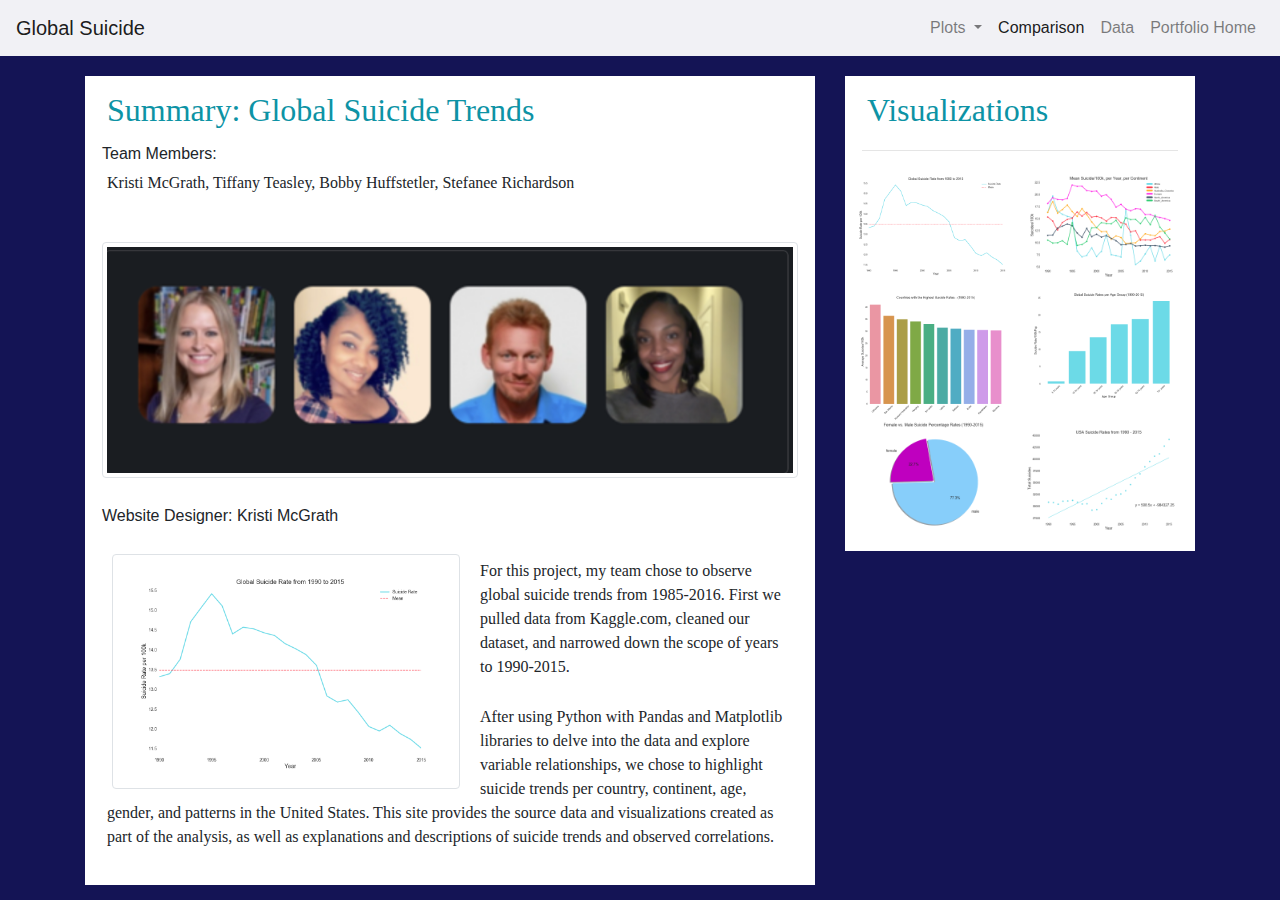
<file: index.html>
<!--DocType-->
<!DOCTYPE html>
<html lang="en-us">

<!--Header with page title-->
<head>
  <meta charset="UTF-8">
  <meta name="viewport" content="width=device-width, initial-scale=1, maximum-scale=1">
  <title>Global Suicide</title>
  <link rel="stylesheet" href="https://stackpath.bootstrapcdn.com/bootstrap/4.3.1/css/bootstrap.min.css"
    integrity="sha384-ggOyR0iXCbMQv3Xipma34MD+dH/1fQ784/j6cY/iJTQUOhcWr7x9JvoRxT2MZw1T" crossorigin="anonymous">
  <link rel="stylesheet" href="WebVisualizations/style.css">
</head>

<!--Interactive NavBar-->
<body>   
    <nav class="navbar navbar-expand-sm navbar-light bg-light">
    <a class="navbar-brand" href="index.html">Global Suicide</a>
    <button class="navbar-toggler" type="button" data-toggle="collapse" data-target="#navbarSupportedContent"
      aria-controls="navbarSupportedContent" aria-expanded="false" aria-label="Toggle navigation">
      <span class="navbar-toggler-icon"></span>
    </button>
    <div class="collapse navbar-collapse" id="navbarSupportedContent">
      <ul class="navbar-nav ml-auto">
        <li class="nav-item dropdown">
          <a class="nav-link dropdown-toggle" href="#" id="navbarDropdown" role="button" data-toggle="dropdown"
            aria-haspopup="true" aria-expanded="false"> Plots
          </a>
          <div class="dropdown-menu" aria-labelledby="navbarDropdown"> <!--Drop-down-->
            <a class="dropdown-item" href="WebVisualizations/Overall.html">Overall Global Trends</a>
            <a class="dropdown-item" href="WebVisualizations/perCont.html">Per Continent</a>
            <a class="dropdown-item" href="WebVisualizations/highCount.html">Countries With Highest Rates</a>
            <a class="dropdown-item" href="WebVisualizations/age.html">Per Age Group</a>
            <a class="dropdown-item" href="WebVisualizations/gender.html">Per Gender</a>
            <a class="dropdown-item" href="WebVisualizations/usa.html">U.S. Rates</a>
          </div>
        </li>
        <li class="nav-item active">
          <a class="nav-link" href="WebVisualizations/comparisons.html">Comparison <span
              class="sr-only">(current)</span></a>
        </li>
        <li class="nav-item">
          <a class="nav-link" href="WebVisualizations/CountryStats.html">Data</a>
        </li>
        <li class="nav-item">
          <a class="nav-link" href="https://mathluva.github.io">Portfolio Home</a>
        </li>
    </div>
  </nav>

  <!--Container-->
  <div class="container">
    <div class='row'>

      <!-- Summary: Global Suicide -->
      <div class="col-md-8"> <!--col-md-8 to fit in column with visualizations-->
        <div class="col-md-12 box">
          <h2 class="center">Summary: Global Suicide Trends</h2>
          <h7 class="center">Team Members:  
            <p>Kristi McGrath, Tiffany Teasley,  Bobby Huffstetler, Stefanee Richardson</p></p>
            <img class="img-thumbnail"  src ="WebVisualizations/visualizations/Screen Shot 2020-10-29 at 3.34.50 PM.png">
          </p>Website Designer: Kristi McGrath</p>
          <div class="thumbnail">
            <a href = "WebVisualizations/Overall.html"><img class="img-thumbnail img-fluid pad" src="WebVisualizations/visualizations/1990to2015LineChart.png"
              width="50%" alt="Responsive image" ALIGN='left'>
            </a>
          </div>
          <!--Summary-->
          <p>For this project, my team chose to observe global suicide trends from 1985-2016. First we pulled data from
            Kaggle.com, cleaned our dataset, and narrowed down the scope of years to 1990-2015.
          </p>
          <p>After using Python with Pandas and Matplotlib libraries to delve into the data and explore variable
            relationships, we chose to highlight suicide trends per country, continent, age, gender, and patterns in the
            United States. This site provides the source data and visualizations created as part of the analysis, as well
            as explanations and descriptions of suicide trends and observed correlations.
          </p>
          
        </div>
      </div>

      <!--Visualizations-->
      <div class='col-md-4'> <!--col-md-4 to fit in column with summary-->
        <div class="col-md-12 box">
          <h2>Visualizations</h2>
          <hr>
          <div class="row">
            <div class='col-4 col-md-6 nobor'> <!--col-md-6 to fit next to another image; col-4 for when screen shrinks-->
              <a href="WebVisualizations/Overall.html"> <img
                  src='WebVisualizations/visualizations/1990to2015LineChart.png' class="img-fluid" width="100%"
                  alt="Responsive image">
              </a>
            </div>
            <div class='col-4 col-md-6 nobor'>
              <a href="WebVisualizations/perCont.html"><img
                  src='WebVisualizations/visualizations/1990to2015Continents.png' class="img-fluid" width="100%"
                  alt="Responsive image">
              </a>
            </div>
            <div class='col-4 col-md-6 nobor'>
              <a href="WebVisualizations/highCount.html"> <img
                  src='WebVisualizations/visualizations/BarGraphCountHighSuicideRate.png' class="img-fluid" width="100%"
                  alt="Responsive image">
              </a>
            </div>
            <div class='col-4 col-md-6 nobor'>
              <a href="WebVisualizations/age.html"><img
                  src='WebVisualizations/visualizations/BarGraphAgeSuicideRates.png' class="img-fluid" width="100%"
                  alt="Responsive image">
              </a>
            </div>
            <div class='col-4 col-md-6 nobor'>
              <a href="WebVisualizations/gender.html"><img
                  src='WebVisualizations/visualizations/PieGenderSuicideRates.png' class="img-fluid" width="100%"
                  alt="Responsive image">
              </a>
            </div>
            <div class='col-4 col-md-6 nobor pad3'>
              <a href="WebVisualizations/usa.html"><img src='WebVisualizations/visualizations/USARegressionGraph.png'
                  class="img-fluid" width="100%" alt="Responsive image">
              </a>
            </div>
          </div>
        </div>
      </div>
    </div>
  </div>

  <!--Bootstrap necessities-->
  <script src="https://code.jquery.com/jquery-3.3.1.slim.min.js"
    integrity="sha384-q8i/X+965DzO0rT7abK41JStQIAqVgRVzpbzo5smXKp4YfRvH+8abtTE1Pi6jizo"
    crossorigin="anonymous"></script>
  <script src="https://cdnjs.cloudflare.com/ajax/libs/popper.js/1.14.7/umd/popper.min.js"
    integrity="sha384-UO2eT0CpHqdSJQ6hJty5KVphtPhzWj9WO1clHTMGa3JDZwrnQq4sF86dIHNDz0W1"
    crossorigin="anonymous"></script>
  <script src="https://stackpath.bootstrapcdn.com/bootstrap/4.3.1/js/bootstrap.min.js"
    integrity="sha384-JjSmVgyd0p3pXB1rRibZUAYoIIy6OrQ6VrjIEaFf/nJGzIxFDsf4x0xIM+B07jRM"
    crossorigin="anonymous"></script>
</body>
</html>
</file>
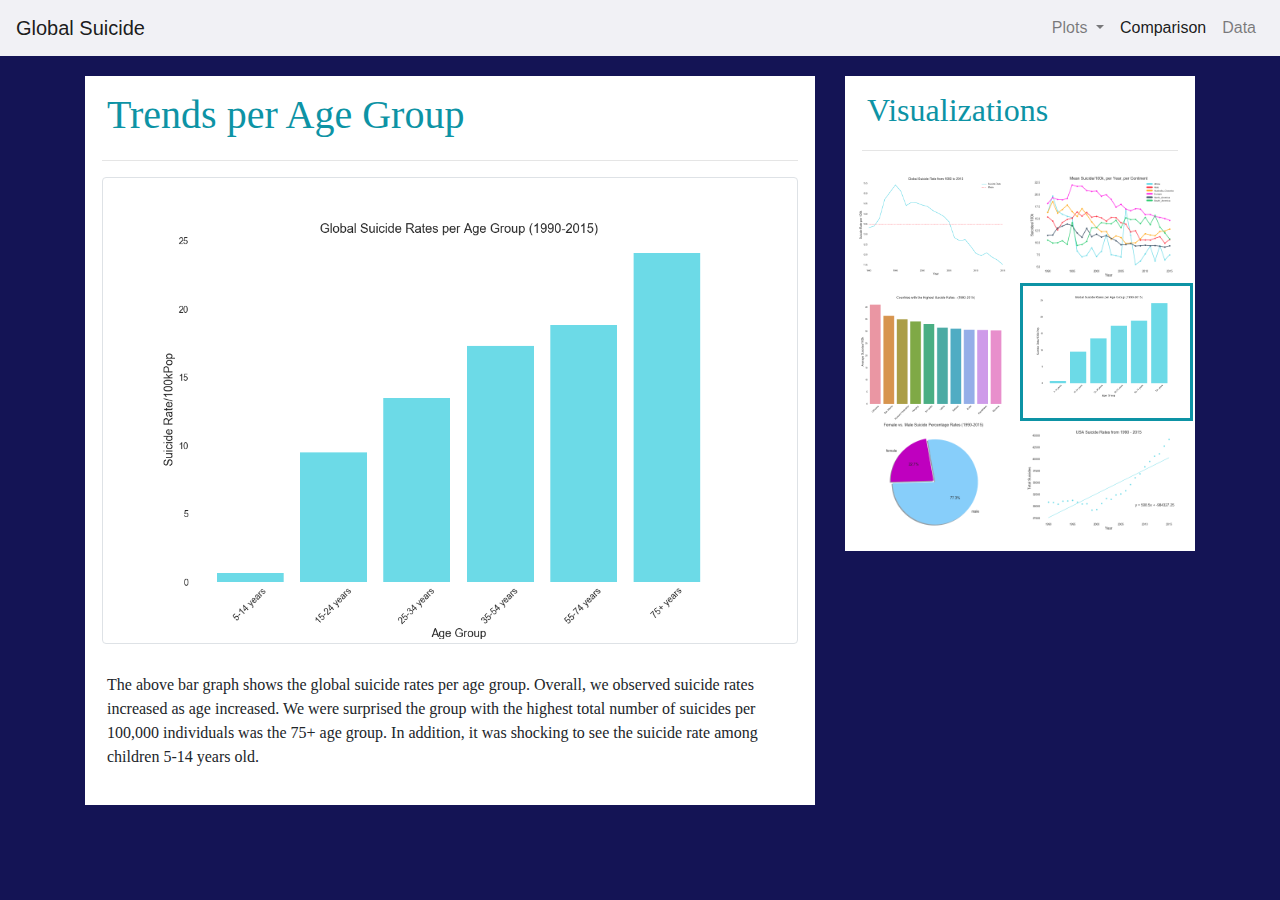
<file: WebVisualizations/age.html>
<!--DocType-->
<!DOCTYPE html>
<html lang="en-us">

<!--Header with page title-->
<head>
  <meta charset="UTF-8">
  <meta name="viewport" content="width=device-width, initial-scale=1, maximum-scale=1">
  <title>Global Suicide - Per Age Group</title>
  <link rel="stylesheet" href="https://stackpath.bootstrapcdn.com/bootstrap/4.3.1/css/bootstrap.min.css"
    integrity="sha384-ggOyR0iXCbMQv3Xipma34MD+dH/1fQ784/j6cY/iJTQUOhcWr7x9JvoRxT2MZw1T" crossorigin="anonymous">
  <link rel="stylesheet" href="style.css">
</head>

<!--Interactive NavBar-->
<body>
  <nav class="navbar navbar-expand-sm navbar-light bg-light">
    <a class="navbar-brand" href="../index.html">Global Suicide</a>
    <button class="navbar-toggler" type="button" data-toggle="collapse" data-target="#navbarSupportedContent"
      aria-controls="navbarSupportedContent" aria-expanded="false" aria-label="Toggle navigation">
      <span class="navbar-toggler-icon"></span>
    </button>
    <div class="collapse navbar-collapse" id="navbarSupportedContent">
      <ul class="navbar-nav ml-auto">
        <li class="nav-item dropdown">
          <a class="nav-link dropdown-toggle" href="#" id="navbarDropdown" role="button" data-toggle="dropdown"
            aria-haspopup="true" aria-expanded="false"> Plots
          </a>
          <div class="dropdown-menu" aria-labelledby="navbarDropdown"> <!--Drop-down-->
            <a class="dropdown-item" href="Overall.html">Overall Global Trends</a>
            <a class="dropdown-item" href="perCont.html">Per Continent</a>
            <a class="dropdown-item" href="highCount.html">Countries With Highest Rates</a>
            <a class="dropdown-item" href="age.html">Per Age Group</a>
            <a class="dropdown-item" href="gender.html">Per Gender</a>
            <a class="dropdown-item" href="usa.html">U.S. Rates</a>
          </div>
        </li>
        <li class="nav-item active">
          <a class="nav-link" href="comparisons.html">Comparison <span class="sr-only">(current)</span></a>
        </li>
        <li class="nav-item">
          <a class="nav-link" href="CountryStats.html">Data</a>
        </li>
    </div>
  </nav>

  <!--Container-->
  <div class="container">
    <div class='row'>

      <!--Summary: Trends Per Age Group-->
      <div class="col-md-8">
        <!--col-md-8 to fit in column with visualizations-->
        <div class="col-md-12 box">
          <h1>Trends per Age Group</h1>
          <hr>
          <div class="thumbnail">
            <img class="img-thumbnail" src="visualizations/BarGraphAgeSuicideRates.png" width="100%" class="img-fluid"
              alt="Responsive image">
          </div>
          <br>
          <!--Summary-->
          <p>The above bar graph shows the global suicide rates per age group. Overall, we observed suicide rates
            increased as age increased. We were surprised the group with the highest total number of suicides per
            100,000 individuals was the 75+ age group. In addition, it was shocking to see the suicide rate among
            children 5-14 years old.</p>
        </div>
      </div>

      <!--Visualizations-->
      <div class='col-md-4'>
        <!--col-md-4 to fit in column with summary-->
        <div class="col-md-12 box">
          <h2>Visualizations</h2>
          <hr>
          <div class="row">
            <div class='col-4 col-md-6 nobor'>
              <!--col-md-6 to fit next to another image; col-4 for when screen shrinks-->
              <a href="Overall.html"> <img src='visualizations/1990to2015LineChart.png' class="img-fluid" width="100%"
                  alt="Responsive image">
              </a>
            </div>
            <div class='col-4 col-md-6 nobor'>
              <a href="perCont.html"><img src='visualizations/1990to2015Continents.png' class="img-fluid" width="100%"
                  alt="Responsive image">
              </a>
            </div>
            <div class='col-4 col-md-6 nobor'>
              <a href="highCount.html"> <img src='visualizations/BarGraphCountHighSuicideRate.png' class="img-fluid"
                  width="100%" alt="Responsive image">
              </a>
            </div>
            <div class='col-4 col-md-6 tbor'>
              <a href="age.html"><img src='visualizations/BarGraphAgeSuicideRates.png' class="img-fluid" width="100%"
                  alt="Responsive image">
              </a>
            </div>
            <div class='col-4 col-md-6 nobor'>
              <a href="gender.html"><img src='visualizations/PieGenderSuicideRates.png' class="img-fluid" width="100%"
                  alt="Responsive image">
              </a>
            </div>
            <div class='col-4 col-md-6 nobor pad3'>
              <a href="usa.html"><img src='visualizations/USARegressionGraph.png' class="img-fluid" width="100%"
                  alt="Responsive image">
              </a>
            </div>
          </div>
        </div>
      </div>
    </div>
  </div>



  <!--Bootstrap necessities-->
  <script src="https://code.jquery.com/jquery-3.3.1.slim.min.js"
    integrity="sha384-q8i/X+965DzO0rT7abK41JStQIAqVgRVzpbzo5smXKp4YfRvH+8abtTE1Pi6jizo"
    crossorigin="anonymous"></script>
  <script src="https://cdnjs.cloudflare.com/ajax/libs/popper.js/1.14.7/umd/popper.min.js"
    integrity="sha384-UO2eT0CpHqdSJQ6hJty5KVphtPhzWj9WO1clHTMGa3JDZwrnQq4sF86dIHNDz0W1"
    crossorigin="anonymous"></script>
  <script src="https://stackpath.bootstrapcdn.com/bootstrap/4.3.1/js/bootstrap.min.js"
    integrity="sha384-JjSmVgyd0p3pXB1rRibZUAYoIIy6OrQ6VrjIEaFf/nJGzIxFDsf4x0xIM+B07jRM"
    crossorigin="anonymous"></script>
</body>

</html>
</file>
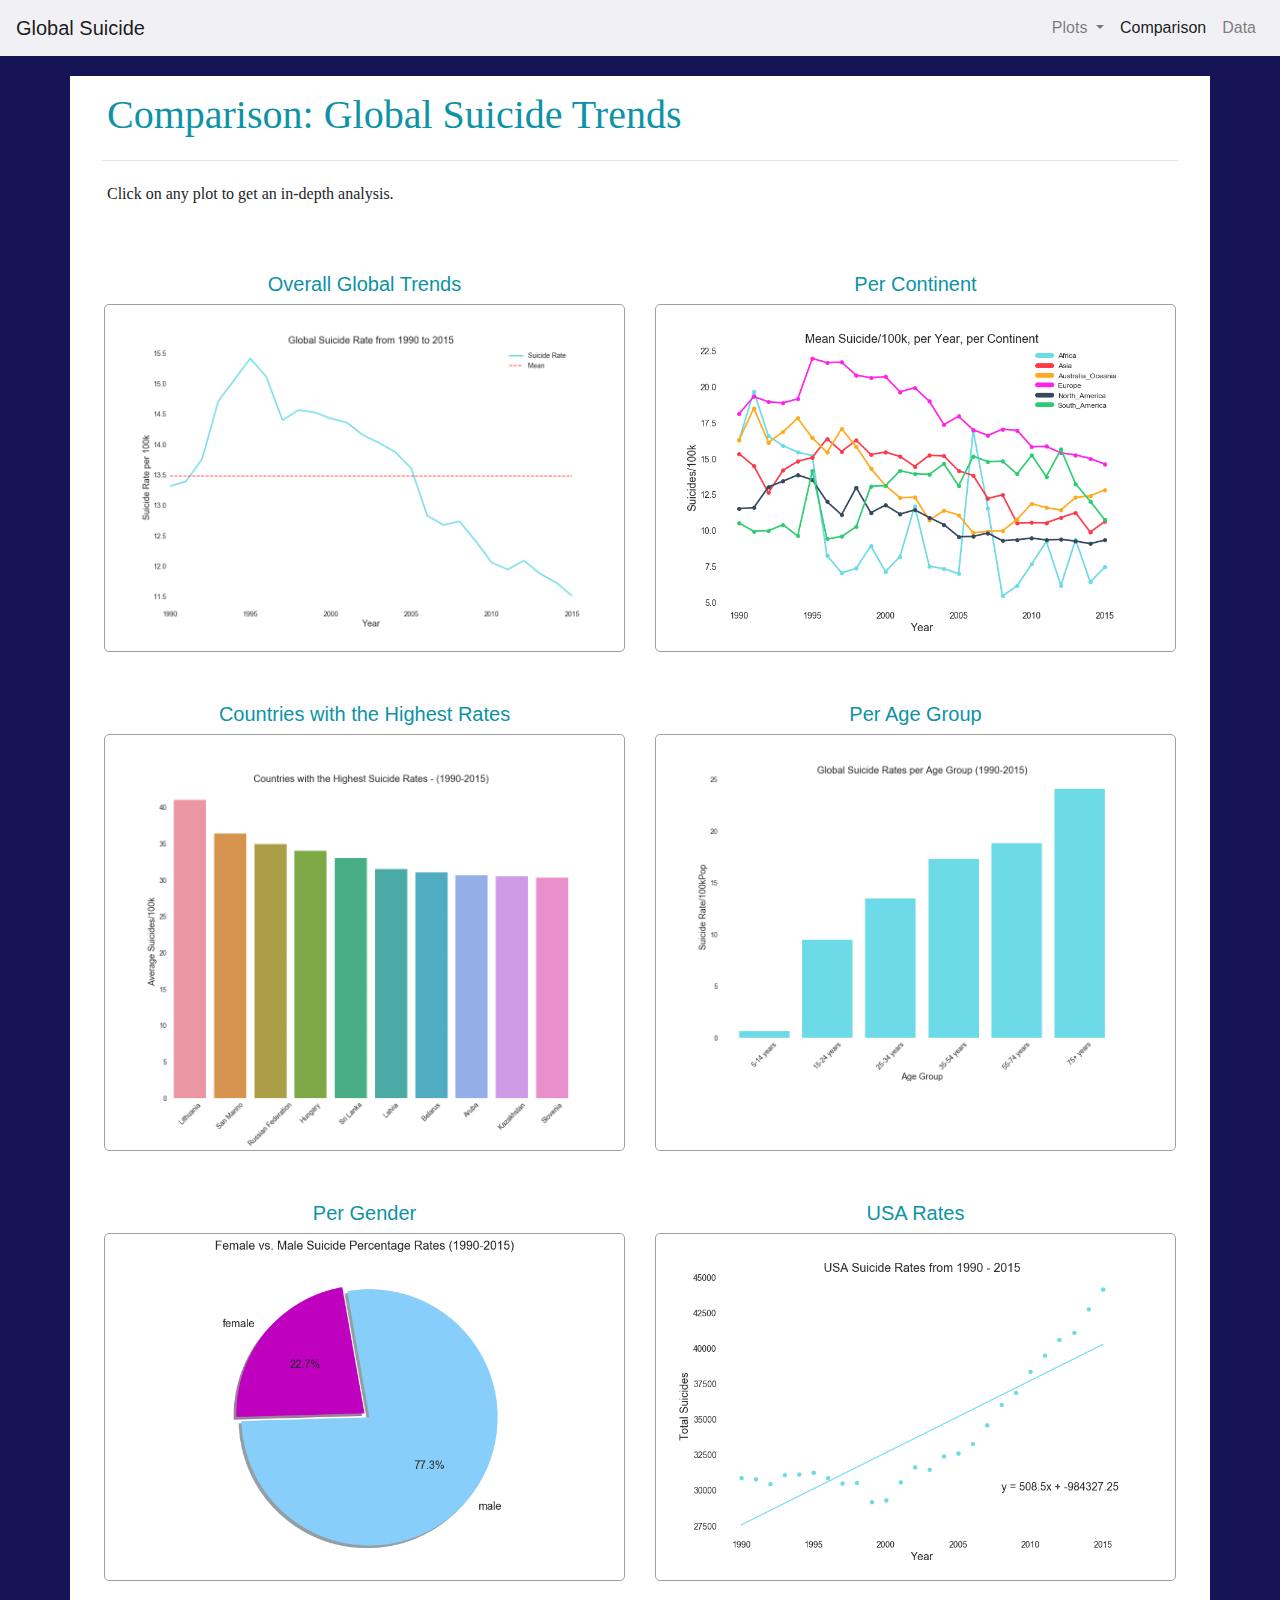
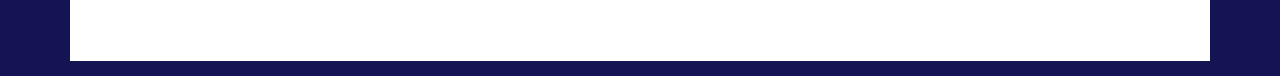
<file: WebVisualizations/comparisons.html>
<!--DocType-->
<!DOCTYPE html>
<html lang="en-us">

<!--Header with page title-->
<head>
  <meta charset="UTF-8">
  <meta name="viewport" content="width=device-width, initial-scale=1, maximum-scale=1">
  <title>Global Suicide - Comparison</title>
  <link rel="stylesheet" href="https://stackpath.bootstrapcdn.com/bootstrap/4.3.1/css/bootstrap.min.css" integrity="sha384-ggOyR0iXCbMQv3Xipma34MD+dH/1fQ784/j6cY/iJTQUOhcWr7x9JvoRxT2MZw1T" crossorigin="anonymous">
  <link rel="stylesheet" href="style.css">
</head>

<!--Interactive NavBar-->
<body>  
  <nav class="navbar navbar-expand-sm navbar-light bg-light">
    <a class="navbar-brand" href="../index.html">Global Suicide</a>
    <button class="navbar-toggler" type="button" data-toggle="collapse" data-target="#navbarSupportedContent" aria-controls="navbarSupportedContent" aria-expanded="false" aria-label="Toggle navigation">
      <span class="navbar-toggler-icon"></span>
    </button>
    <div class="collapse navbar-collapse" id="navbarSupportedContent">
      <ul class="navbar-nav ml-auto">
        <li class="nav-item dropdown">
          <a class="nav-link dropdown-toggle" href="#" id="navbarDropdown" role="button" data-toggle="dropdown" aria-haspopup="true" aria-expanded="false">
            Plots
          </a>
          <div class="dropdown-menu" aria-labelledby="navbarDropdown">
            <a class="dropdown-item" href="Overall.html">Overall Global Trends</a>
            <a class="dropdown-item" href="perCont.html">Per Continent</a>
            <a class="dropdown-item" href="highCount.html">Countries With Highest Rates</a>
            <a class="dropdown-item" href="age.html">Per Age Group</a>
            <a class="dropdown-item" href="gender.html">Per Gender</a>
            <a class="dropdown-item" href="usa.html">U.S. Rates</a>
          </div>
        </li>
        <li class="nav-item active">
          <a class="nav-link" href="comparisons.html">Comparison <span class="sr-only">(current)</span></a>
        </li>
        <li class="nav-item">
          <a class="nav-link" href="CountryStats.html">Data</a>
        </li>
      </div>
    </nav>

    <!--Container-->
    <div class="container ">
      <div class = 'row box'>

      <!--Description-->
        <div class="col-md-12">
          <h1>Comparison: Global Suicide Trends </h1>
          <hr>
          <p>Click on any plot to get an in-depth analysis.</p>
        </div>
      
      <div class='col-md-12'>
        <div class = 'row box'>     
          <div class="row">
          
          <!--Graph titles and images-->
          <div class = 'col-12 col-md-6 pad2'>
            <h5>Overall Global Trends</h5>
            <a href = "Overall.html" > <img src= 'visualizations/1990to2015LineChart.png' class="img-fluid compbor" width="100%" alt="Responsive image">
            </a>
          </div>
          <div class = 'col-12 col-md-6 pad2'>
            <h5>Per Continent</h5>
            <a href = "perCont.html" ><img src= 'visualizations/1990to2015Continents.png' class="img-fluid compbor" width="100%" alt="Responsive image">
            </a>
          </div>
          <div class = 'col-12 col-md-6 pad2'>
            <h5>Countries with the Highest Rates</h5>
            <a href = "highCount.html" > <img src= 'visualizations/BarGraphCountHighSuicideRate.png' class="img-fluid compbor" width="100%" alt="Responsive image">
            </a>
          </div>
          <div class = 'col-12 col-md-6 pad2'>
            <h5>Per Age Group</h5>
            <a href = "age.html"  ><img src= 'visualizations/BarGraphAgeSuicideRates.png' class="img-fluid pad4" width="100%" alt="Responsive image"> 
            </a>
          </div>
          <div class = 'col-12 col-md-6 pad2'>
            <h5>Per Gender</h5>
            <a href = "gender.html" ><img src= 'visualizations/PieGenderSuicideRates.png' class="img-fluid compbor" width="100%" alt="Responsive image"> 
            </a>
          </div>
          <div class = 'col-12 col-md-6 pad2'>
            <h5>USA Rates</h5>
            <a href = "usa.html" ><img src= 'visualizations/USARegressionGraph.png' class="img-fluid compbor" width="100%" alt="Responsive image"> 
            </a>
          </div>
        </div>
      </div>
    </div>
  </div>
</div>

  <!--Bootstrap necessities-->
  <script src="https://code.jquery.com/jquery-3.3.1.slim.min.js" integrity="sha384-q8i/X+965DzO0rT7abK41JStQIAqVgRVzpbzo5smXKp4YfRvH+8abtTE1Pi6jizo" crossorigin="anonymous"></script>
  <script src="https://cdnjs.cloudflare.com/ajax/libs/popper.js/1.14.7/umd/popper.min.js" integrity="sha384-UO2eT0CpHqdSJQ6hJty5KVphtPhzWj9WO1clHTMGa3JDZwrnQq4sF86dIHNDz0W1" crossorigin="anonymous"></script>
  <script src="https://stackpath.bootstrapcdn.com/bootstrap/4.3.1/js/bootstrap.min.js" integrity="sha384-JjSmVgyd0p3pXB1rRibZUAYoIIy6OrQ6VrjIEaFf/nJGzIxFDsf4x0xIM+B07jRM" crossorigin="anonymous"></script>
</body>

</html>
</file>
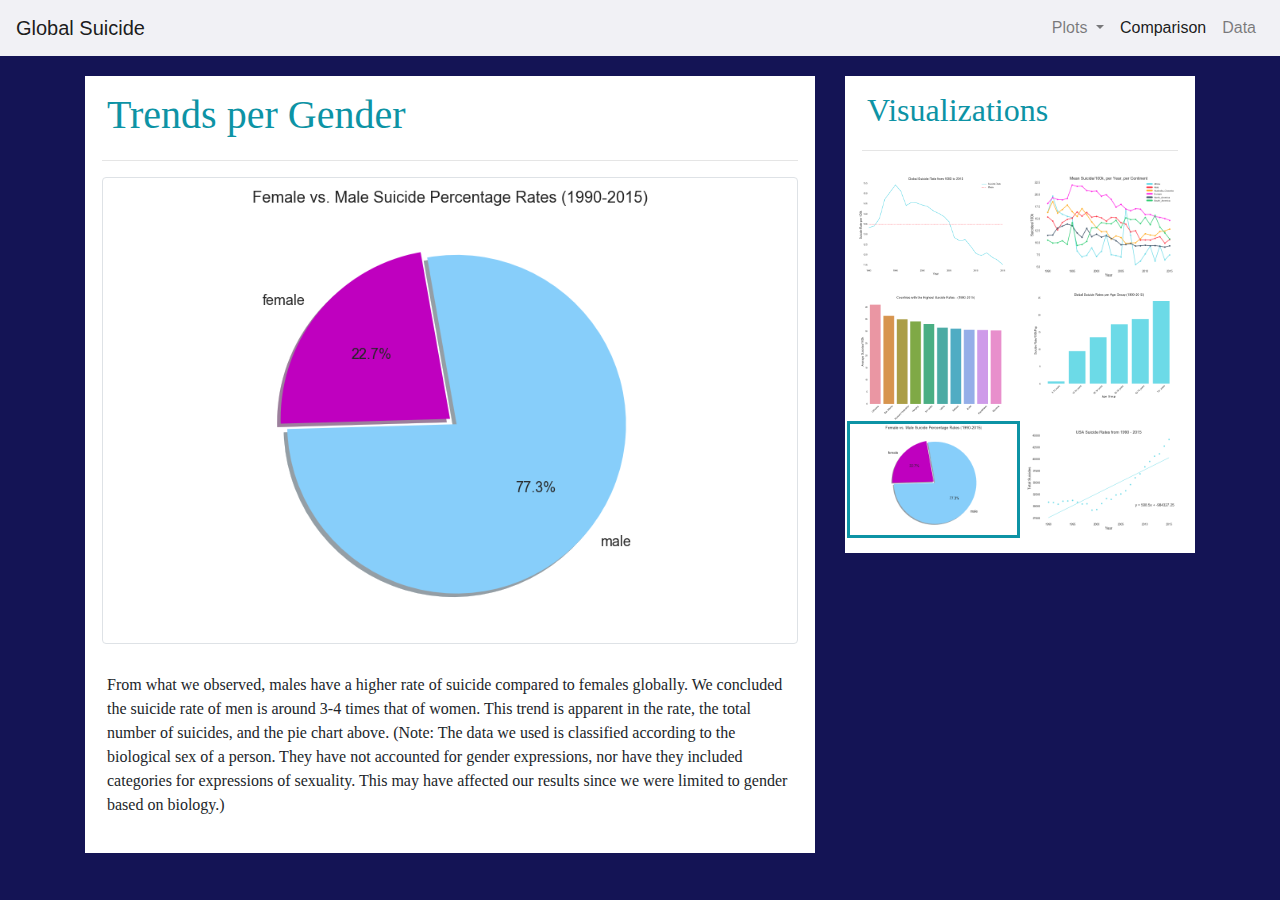
<file: WebVisualizations/gender.html>
<!--DocType-->
<!DOCTYPE html>
<html lang="en-us">

<!--Header with page title-->
<head>
  <meta charset="UTF-8">
  <meta name="viewport" content="width=device-width, initial-scale=1, maximum-scale=1">
  <title>Global Suicide - Per Gender</title>
  <link rel="stylesheet" href="https://stackpath.bootstrapcdn.com/bootstrap/4.3.1/css/bootstrap.min.css"
    integrity="sha384-ggOyR0iXCbMQv3Xipma34MD+dH/1fQ784/j6cY/iJTQUOhcWr7x9JvoRxT2MZw1T" crossorigin="anonymous">
  <link rel="stylesheet" href="style.css">
</head>

<!--Interactive NavBar-->
<body>
  <nav class="navbar navbar-expand-sm navbar-light bg-light">
    <a class="navbar-brand" href="../index.html">Global Suicide</a>
    <button class="navbar-toggler" type="button" data-toggle="collapse" data-target="#navbarSupportedContent"
      aria-controls="navbarSupportedContent" aria-expanded="false" aria-label="Toggle navigation">
      <span class="navbar-toggler-icon"></span>
    </button>
    <div class="collapse navbar-collapse" id="navbarSupportedContent">
      <ul class="navbar-nav ml-auto">
        <li class="nav-item dropdown">
          <a class="nav-link dropdown-toggle" href="#" id="navbarDropdown" role="button" data-toggle="dropdown"
            aria-haspopup="true" aria-expanded="false">Plots
          </a>
          <div class="dropdown-menu" aria-labelledby="navbarDropdown"><!--Drop-down-->
            <a class="dropdown-item" href="Overall.html">Overall Global Trends</a>
            <a class="dropdown-item" href="perCont.html">Per Continent</a>
            <a class="dropdown-item" href="highCount.html">Countries With Highest Rates</a>
            <a class="dropdown-item" href="age.html">Per Age Group</a>
            <a class="dropdown-item" href="gender.html">Per Gender</a>
            <a class="dropdown-item" href="usa.html">U.S. Rates</a>
          </div>
        </li>
        <li class="nav-item active">
          <a class="nav-link" href="comparisons.html">Comparison <span class="sr-only">(current)</span></a>
        </li>
        <li class="nav-item">
          <a class="nav-link" href="CountryStats.html">Data</a>
        </li>
    </div>
  </nav>

  <!--Container-->
  <div class="container">
    <div class='row'>

      <!--Summary Trends by Gender-->
      <div class="col-md-8"> <!--col-md-8 to fit in column with visualization-->
        <div class="col-md-12 box">
          <h1>Trends per Gender</h1>
          <hr>
          <div class="thumbnail">
            <img class="img-thumbnail" src="visualizations/PieGenderSuicideRates.png" width="100%" class="img-fluid"
              alt="Responsive image">
          </div>
          <br>
          <!--Summary-->
          <p>From what we observed, males have a higher rate of suicide compared to females globally. We concluded the
            suicide rate of men is around 3-4 times that of women. This trend is apparent in the rate, the total number
            of suicides, and the pie chart above. (Note: The data we used is classified according to the biological sex
            of a person. They have not accounted for gender expressions, nor have they included categories for
            expressions of sexuality. This may have affected our results since we were limited to gender based on
            biology.)
          </p>
        </div>
      </div>

      <!--Visualizations-->
      <div class='col-md-4'>
        <!--col-md-4 to fit in column with summary-->
        <div class="col-md-12  box">
          <h2>Visualizations</h2>
          <hr>
          <div class="row">
            <div class='col-4 col-md-6 nobor'>
              <!--col-md-6 to fit next to another image; col-4 for when screen shrinks-->
              <a href="Overall.html"> <img src='visualizations/1990to2015LineChart.png' class="img-fluid" width="100%"
                  alt="Responsive image">
              </a>
            </div>
            <div class='col-4 col-md-6 nobor'>
              <a href="perCont.html"><img src='visualizations/1990to2015Continents.png' class="img-fluid" width="100%"
                  alt="Responsive image">
              </a>
            </div>
            <div class='col-4 col-md-6 nobor'>
              <a href="highCount.html"> <img src='visualizations/BarGraphCountHighSuicideRate.png' class="img-fluid"
                  width="100%" alt="Responsive image">
              </a>
            </div>
            <div class='col-4 col-md-6 nobor'>
              <a href="age.html"><img src='visualizations/BarGraphAgeSuicideRates.png' class="img-fluid" width="100%"
                  alt="Responsive image">
              </a>
            </div>
            <div class='col-4 col-md-6 tbor'>
              <a href="gender.html"><img src='visualizations/PieGenderSuicideRates.png' class="img-fluid" width="100%"
                  alt="Responsive image">
              </a>
            </div>
            <div class='col-4 col-md-6 nobor pad3'>
              <a href="usa.html"><img src='visualizations/USARegressionGraph.png' class="img-fluid" width="100%"
                  alt="Responsive image">
              </a>
            </div>
          </div>
        </div>
      </div>
    </div>
  </div>

  <!--Bootstrap necessities-->
  <script src="https://code.jquery.com/jquery-3.3.1.slim.min.js"
    integrity="sha384-q8i/X+965DzO0rT7abK41JStQIAqVgRVzpbzo5smXKp4YfRvH+8abtTE1Pi6jizo"
    crossorigin="anonymous"></script>
  <script src="https://cdnjs.cloudflare.com/ajax/libs/popper.js/1.14.7/umd/popper.min.js"
    integrity="sha384-UO2eT0CpHqdSJQ6hJty5KVphtPhzWj9WO1clHTMGa3JDZwrnQq4sF86dIHNDz0W1"
    crossorigin="anonymous"></script>
  <script src="https://stackpath.bootstrapcdn.com/bootstrap/4.3.1/js/bootstrap.min.js"
    integrity="sha384-JjSmVgyd0p3pXB1rRibZUAYoIIy6OrQ6VrjIEaFf/nJGzIxFDsf4x0xIM+B07jRM"
    crossorigin="anonymous"></script>
</body>

</html>
</file>
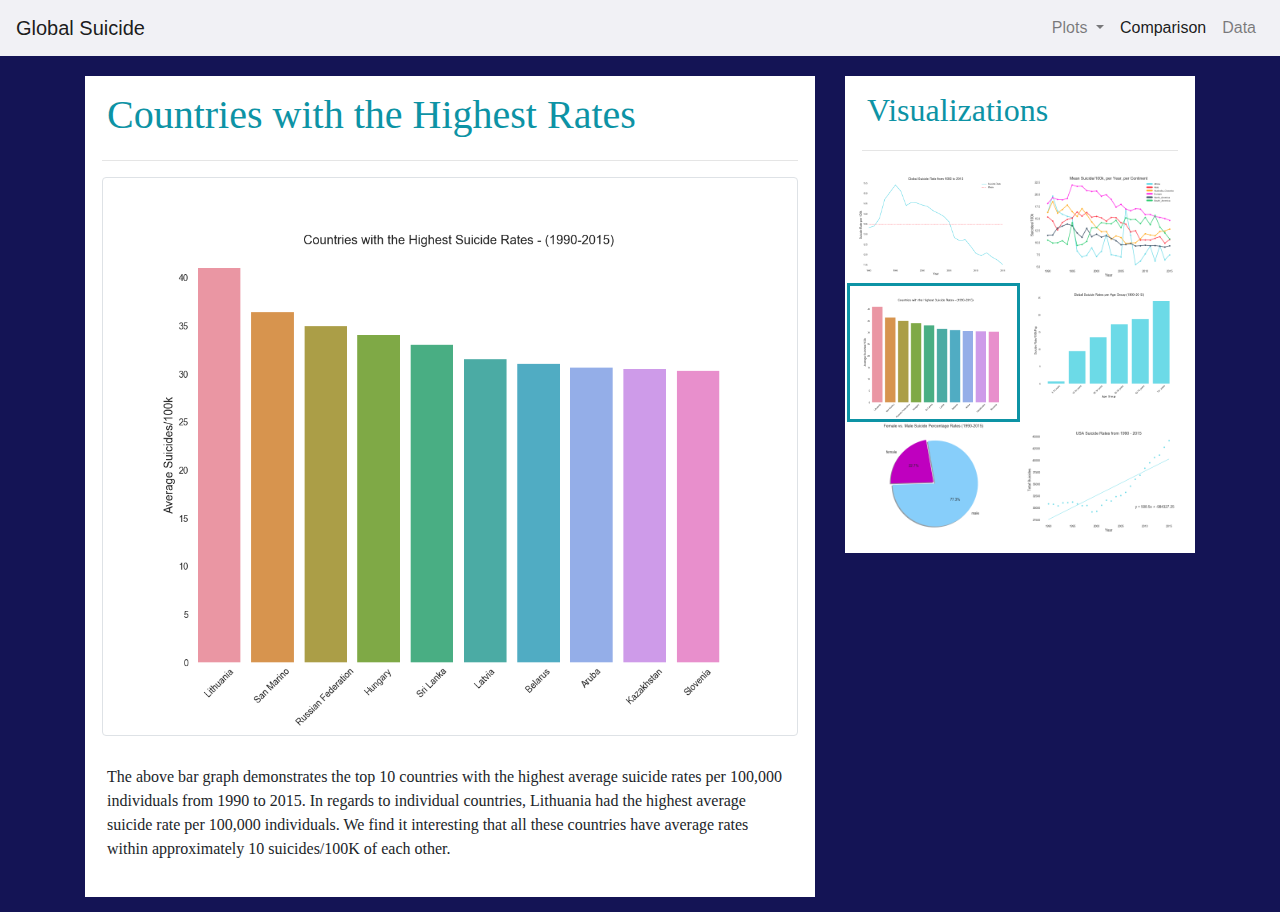
<file: WebVisualizations/highCount.html>
<!--DocType-->
<!DOCTYPE html>
<html lang="en-us">

<!--Header with page title-->
<head>
  <meta charset="UTF-8">
  <meta name="viewport" content="width=device-width, initial-scale=1, maximum-scale=1">
  <title>Global Suicide - Countries With Highest Rates</title>
  <link rel="stylesheet" href="https://stackpath.bootstrapcdn.com/bootstrap/4.3.1/css/bootstrap.min.css"
    integrity="sha384-ggOyR0iXCbMQv3Xipma34MD+dH/1fQ784/j6cY/iJTQUOhcWr7x9JvoRxT2MZw1T" crossorigin="anonymous">
  <link rel="stylesheet" href="style.css">
</head>

<!--Interactive NavBar-->
<body>
  <nav class="navbar navbar-expand-sm navbar-light bg-light">
    <a class="navbar-brand" href="../index.html">Global Suicide</a>
    <button class="navbar-toggler" type="button" data-toggle="collapse" data-target="#navbarSupportedContent"
      aria-controls="navbarSupportedContent" aria-expanded="false" aria-label="Toggle navigation">
      <span class="navbar-toggler-icon"></span>
    </button>
    <div class="collapse navbar-collapse" id="navbarSupportedContent">
      <ul class="navbar-nav ml-auto">
        <li class="nav-item dropdown">
          <a class="nav-link dropdown-toggle" href="#" id="navbarDropdown" role="button" data-toggle="dropdown"
            aria-haspopup="true" aria-expanded="false">Plots 
          </a>
          <div class="dropdown-menu" aria-labelledby="navbarDropdown"> <!--Drop-down-->
            <a class="dropdown-item" href="Overall.html">Overall Global Trends</a>
            <a class="dropdown-item" href="perCont.html">Per Continent</a>
            <a class="dropdown-item" href="highCount.html">Countries With Highest Rates</a>
            <a class="dropdown-item" href="age.html">Per Age Group</a>
            <a class="dropdown-item" href="gender.html">Per Gender</a>
            <a class="dropdown-item" href="usa.html">U.S. Rates</a>
          </div>
        </li>
        <li class="nav-item active">
          <a class="nav-link" href="comparisons.html">Comparison <span class="sr-only">(current)</span></a>
        </li>
        <li class="nav-item">
          <a class="nav-link" href="CountryStats.html">Data</a>
        </li>
    </div>
  </nav>

  <!--Container-->
  <div class="container">
    <div class='row'>

      <!--Summary: Countries with Highest Rates-->
      <div class="col-md-8"> <!--col-md-8 to fit in column with visualization-->
        <div class="col-md-12 box">
          <h1>Countries with the Highest Rates</h1>
          <hr>
          <div class="thumbnail">
            <img class="img-thumbnail" src="visualizations/BarGraphCountHighSuicideRate.png" width="100%"
              class="img-fluid" alt="Responsive image">
          </div>
          <br>
          <!--Summary-->
          <p>The above bar graph demonstrates the top 10 countries with the highest average suicide rates per 100,000
            individuals from 1990 to 2015.
            In regards to individual countries, Lithuania had the highest average suicide rate per 100,000 individuals.
            We find it interesting that all these countries have average rates within approximately 10 suicides/100K
            of each other.
          </p>
        </div>
      </div>

      <!--Visualizations-->
      <div class='col-md-4'> <!--col-md-4 to fit in column with summary-->
        <div class="col-md-12 box">
          <h2>Visualizations</h2>
          <hr>
          <div class="row">
            <div class='col-4 col-md-6 nobor'><!--col-md-6 to fit next to another image; col-4 for when screen shrinks-->
              <a href="Overall.html"> <img src='visualizations/1990to2015LineChart.png' class="img-fluid" width="100%"
                  alt="Responsive image">
              </a>
            </div>
            <div class='col-4 col-md-6 nobor'>
              <a href="perCont.html"><img src='visualizations/1990to2015Continents.png' class="img-fluid" width="100%"
                  alt="Responsive image">
              </a>
            </div>
            <div class='col-4 col-md-6 tbor'>
              <a href="highCount.html"> <img src='visualizations/BarGraphCountHighSuicideRate.png' class="img-fluid"
                  width="100%" alt="Responsive image">
              </a>
            </div>
            <div class='col-4 col-md-6 nobor'>
              <a href="age.html"><img src='visualizations/BarGraphAgeSuicideRates.png' class="img-fluid" width="100%"
                  alt="Responsive image">
              </a>
            </div>
            <div class='col-4 col-md-6 nobor'>
              <a href="gender.html"><img src='visualizations/PieGenderSuicideRates.png' class="img-fluid" width="100%"
                  alt="Responsive image">
              </a>
            </div>
            <div class='col-4 col-md-6 nobor pad3'>
              <a href="usa.html"><img src='visualizations/USARegressionGraph.png' class="img-fluid" width="100%"
                  alt="Responsive image">
              </a>
            </div>
          </div>
        </div>
      </div>
    </div>
  </div>

  <!--Bootstrap necessities-->
  <script src="https://code.jquery.com/jquery-3.3.1.slim.min.js"
    integrity="sha384-q8i/X+965DzO0rT7abK41JStQIAqVgRVzpbzo5smXKp4YfRvH+8abtTE1Pi6jizo"
    crossorigin="anonymous"></script>
  <script src="https://cdnjs.cloudflare.com/ajax/libs/popper.js/1.14.7/umd/popper.min.js"
    integrity="sha384-UO2eT0CpHqdSJQ6hJty5KVphtPhzWj9WO1clHTMGa3JDZwrnQq4sF86dIHNDz0W1"
    crossorigin="anonymous"></script>
  <script src="https://stackpath.bootstrapcdn.com/bootstrap/4.3.1/js/bootstrap.min.js"
    integrity="sha384-JjSmVgyd0p3pXB1rRibZUAYoIIy6OrQ6VrjIEaFf/nJGzIxFDsf4x0xIM+B07jRM"
    crossorigin="anonymous"></script>
</body>
</html>
</file>
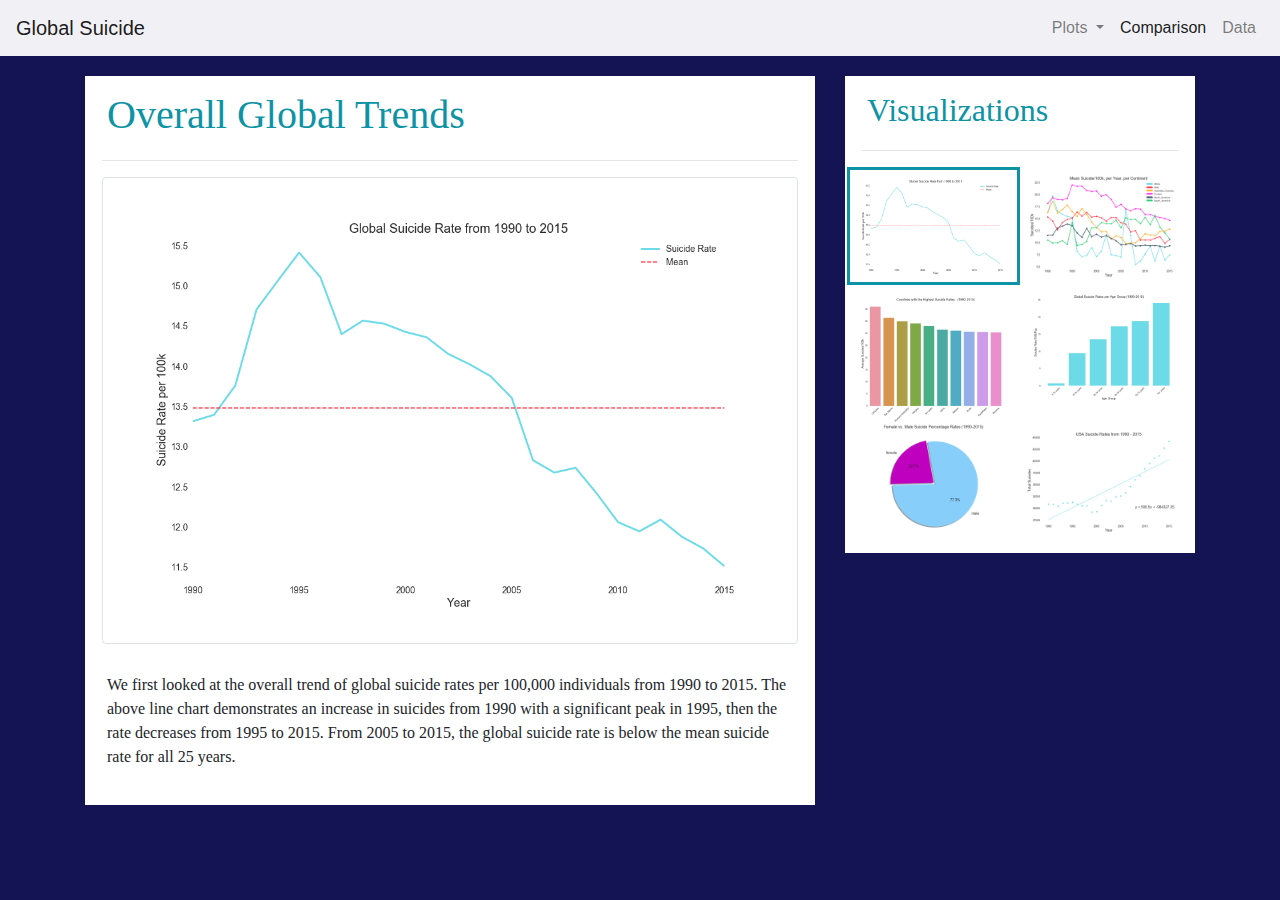
<file: WebVisualizations/Overall.html>
<!--DocType-->
<!DOCTYPE html>
<html lang="en-us">

<!--Header with page title-->
<head>
  <meta charset="UTF-8">
  <meta name="viewport" content="width=device-width, initial-scale=1, maximum-scale=1">
  <title>Global Suicide - Overall Global Trends</title>
  <link rel="stylesheet" href="https://stackpath.bootstrapcdn.com/bootstrap/4.3.1/css/bootstrap.min.css"
    integrity="sha384-ggOyR0iXCbMQv3Xipma34MD+dH/1fQ784/j6cY/iJTQUOhcWr7x9JvoRxT2MZw1T" crossorigin="anonymous">
  <link rel="stylesheet" href="style.css">
</head>

<!--Interactive NavBar-->
<body>
  <nav class="navbar navbar-expand-sm navbar-light bg-light">
    <a class="navbar-brand" href="../index.html">Global Suicide</a>
    <button class="navbar-toggler" type="button" data-toggle="collapse" data-target="#navbarSupportedContent"
      aria-controls="navbarSupportedContent" aria-expanded="false" aria-label="Toggle navigation">
      <span class="navbar-toggler-icon"></span>
    </button>

    <div class="collapse navbar-collapse" id="navbarSupportedContent">
      <ul class="navbar-nav ml-auto">
        <li class="nav-item dropdown">
          <a class="nav-link dropdown-toggle" href="#" id="navbarDropdown" role="button" data-toggle="dropdown" 
            aria-haspopup="true" aria-expanded="false"> Plots 
          </a>
          <div class="dropdown-menu" aria-labelledby="navbarDropdown"> <!--Drop-down-->
            <a class="dropdown-item" href="Overall.html">Overall Global Trends</a>
            <a class="dropdown-item" href="perCont.html">Per Continent</a>
            <a class="dropdown-item" href="highCount.html">Countries With Highest Rates</a>
            <a class="dropdown-item" href="age.html">Per Age Group</a>
            <a class="dropdown-item" href="gender.html">Per Gender</a>
            <a class="dropdown-item" href="usa.html">U.S. Rates</a>
          </div>
        </li>
        <li class="nav-item active">
          <a class="nav-link" href="comparisons.html">Comparison <span class="sr-only">(current)</span></a>
        </li>
        <li class="nav-item">
          <a class="nav-link" href="CountryStats.html">Data</a>
        </li>
    </div>
  </nav>

  <!--Container-->
  <div class="container">
    <div class='row'>

      <!--Summary: Overall Global Trends-->
      <div class="col-md-8"> <!--col-md-8 to fit in column with visualization-->
        <div class="col-md-12 box">
          <h1>Overall Global Trends</h1>
          <hr>
          <div class="thumbnail">
            <img class="img-thumbnail" src="visualizations/1990to2015LineChart.png" width="100%" class="img-fluid"
              alt="Responsive image">
          </div>
          <br>
          <!--Summary-->
          <p>We first looked at the overall trend of global suicide rates per 100,000 individuals from 1990 to 2015. The
            above line chart demonstrates an increase in suicides from 1990 with a significant peak in 1995, then the rate decreases from 1995 to
            2015. From 2005 to 2015, the global suicide rate is below the mean suicide rate for all 25 years. 
          </p>
        </div>
      </div>

      <!--Visualizations-->
      <div class='col-md-4'> <!--col-md-4 to fit in column with summary-->
        <div class="col-md-12 box">
          <h2>Visualizations</h2>
          <hr>
          <div class="row">
            <div class='col-4 col-md-6 tbor'> <!--col-md-6 to fit next to another image; col-4 for when screen shrinks-->
              <a href="Overall.html"> <img src='visualizations/1990to2015LineChart.png' class="img-fluid" width="100%"
                  alt="Responsive image">
              </a>
            </div>
            <div class='col-4 col-md-6 nobor'>
              <a href="perCont.html"><img src='visualizations/1990to2015Continents.png' class="img-fluid" width="100%"
                  alt="Responsive image">
              </a>
            </div>
            <div class='col-4 col-md-6 nobor'>
              <a href="highCount.html"> <img src='visualizations/BarGraphCountHighSuicideRate.png' class="img-fluid"
                  width="100%" alt="Responsive image">
              </a>
            </div>
            <div class='col-4 col-md-6 nobor'>
              <a href="age.html"><img src='visualizations/BarGraphAgeSuicideRates.png' class="img-fluid" width="100%"
                  alt="Responsive image">
              </a>
            </div>
            <div class='col-4 col-md-6 nobor'>
              <a href="gender.html"><img src='visualizations/PieGenderSuicideRates.png' class="img-fluid" width="100%"
                  alt="Responsive image">
              </a>
            </div>
            <div class='col-4 col-md-6 nobor pad3'>
              <a href="usa.html"><img src='visualizations/USARegressionGraph.png' class="img-fluid" width="100%"
                  alt="Responsive image">
              </a>
            </div>
          </div>
        </div>
      </div>
    </div>
  </div>
  <!--Bootstrap necessities-->
  <script src="https://code.jquery.com/jquery-3.3.1.slim.min.js"
    integrity="sha384-q8i/X+965DzO0rT7abK41JStQIAqVgRVzpbzo5smXKp4YfRvH+8abtTE1Pi6jizo"
    crossorigin="anonymous"></script>
  <script src="https://cdnjs.cloudflare.com/ajax/libs/popper.js/1.14.7/umd/popper.min.js"
    integrity="sha384-UO2eT0CpHqdSJQ6hJty5KVphtPhzWj9WO1clHTMGa3JDZwrnQq4sF86dIHNDz0W1"
    crossorigin="anonymous"></script>
  <script src="https://stackpath.bootstrapcdn.com/bootstrap/4.3.1/js/bootstrap.min.js"
    integrity="sha384-JjSmVgyd0p3pXB1rRibZUAYoIIy6OrQ6VrjIEaFf/nJGzIxFDsf4x0xIM+B07jRM"
    crossorigin="anonymous"></script>
</body>

</html>
</file>
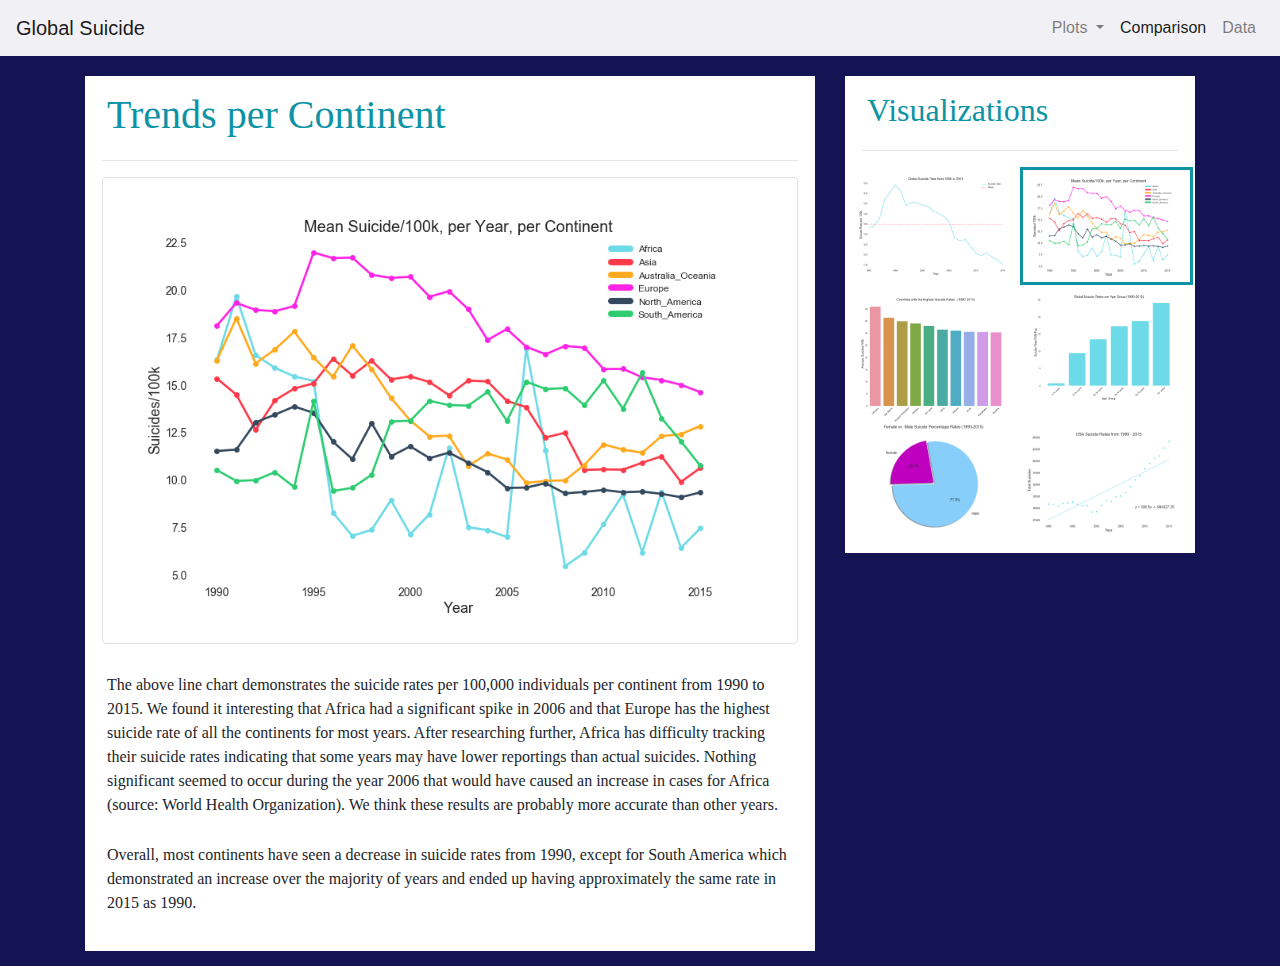
<file: WebVisualizations/perCont.html>
<!--DocType-->
<!DOCTYPE html>
<html lang="en-us">

<!--Header with page title-->
<head>
  <meta charset="UTF-8">
  <meta name="viewport" content="width=device-width, initial-scale=1, maximum-scale=1">
  <title>Global Suicide - Per Continent</title>
  <link rel="stylesheet" href="https://stackpath.bootstrapcdn.com/bootstrap/4.3.1/css/bootstrap.min.css"
    integrity="sha384-ggOyR0iXCbMQv3Xipma34MD+dH/1fQ784/j6cY/iJTQUOhcWr7x9JvoRxT2MZw1T" crossorigin="anonymous">
  <link rel="stylesheet" href="style.css">
</head>

<!--Interactive NavBar-->
<body>
  <nav class="navbar navbar-expand-sm navbar-light bg-light">
    <a class="navbar-brand" href="../index.html">Global Suicide</a>
    <button class="navbar-toggler" type="button" data-toggle="collapse" data-target="#navbarSupportedContent"
      aria-controls="navbarSupportedContent" aria-expanded="false" aria-label="Toggle navigation">
      <span class="navbar-toggler-icon"></span>
    </button>

    <div class="collapse navbar-collapse" id="navbarSupportedContent">
      <ul class="navbar-nav ml-auto">
        <li class="nav-item dropdown">
          <a class="nav-link dropdown-toggle" href="#" id="navbarDropdown" role="button" data-toggle="dropdown"
            aria-haspopup="true" aria-expanded="false">Plots 
          </a>
          <div class="dropdown-menu" aria-labelledby="navbarDropdown"> <!--Drop-down-->
            <a class="dropdown-item" href="Overall.html">Overall Global Trends</a>
            <a class="dropdown-item" href="perCont.html">Per Continent</a>
            <a class="dropdown-item" href="highCount.html">Countries With Highest Rates</a>
            <a class="dropdown-item" href="age.html">Per Age Group</a>
            <a class="dropdown-item" href="gender.html">Per Gender</a>
            <a class="dropdown-item" href="usa.html">U.S. Rates</a>
          </div>
        </li>
        <li class="nav-item active">
          <a class="nav-link" href="comparisons.html">Comparison <span class="sr-only">(current)</span></a>
        </li>
        <li class="nav-item">
          <a class="nav-link" href="CountryStats.html">Data</a>
        </li>
    </div>
  </nav>

  <!--Container-->
  <div class="container">
    <div class='row'>

      <!--Summary: Trends per Continent-->
      <div class="col-md-8"> <!--col-md-8 to fit in column with visualization-->
        <div class="col-md-12 box">
          <h1>Trends per Continent</h1>
          <hr>
          <div class="thumbnail">
            <img class="img-thumbnail" src="visualizations/1990to2015Continents.png" width="100%" class="img-fluid"
              alt="Responsive image">
          </div>
          <br>
          <!--Summary-->
          <p>The above line chart demonstrates the suicide rates per 100,000 individuals per continent from 1990 to
            2015. We found it interesting that Africa had a significant spike in 2006 and that Europe has the highest suicide rate of all the
            continents for most years. After researching further, Africa has difficulty tracking their suicide rates indicating that some years may have lower reportings than
            actual suicides. Nothing significant seemed to occur during the year 2006 that would have caused an increase in cases for Africa (source: World Health
            Organization). We think these results are probably more accurate than other years. 
          </p>
          <p>Overall, most continents have seen a decrease in suicide rates from 1990, except for South America which
            demonstrated an increase over the majority of years and ended up having approximately the same rate in 2015 as 1990.
          </p>
        </div>
      </div>

      <!--Visualizations-->
      <div class='col-md-4'> <!--col-md-4 to fit in column with summary-->
        <div class='col-md-12 box'>
          <h2>Visualizations</h2>
          <hr>
          <div class='row'>
            <div class='col-4 col-md-6 nobor'> <!--col-md-6 to fit next to another image; col-4 for when screen shrinks-->
              <a href="Overall.html"> <img src='visualizations/1990to2015LineChart.png' class="img-fluid" width="100%"
                  alt="Responsive image">
              </a>
            </div>
            <div class='col-4 col-md-6 tbor'>
              <a href="perCont.html"><img src='visualizations/1990to2015Continents.png' class="img-fluid" width="100%"
                  alt="Responsive image">
              </a>
            </div>
            <div class='col-4 col-md-6 nobor'>
              <a href="highCount.html"><img src='visualizations/BarGraphCountHighSuicideRate.png' class="img-fluid"
                  width="100%" alt="Responsive image">
              </a>
            </div>
            <div class='col-4 col-md-6 nobor'>
              <a href="age.html"><img src='visualizations/BarGraphAgeSuicideRates.png' class="img-fluid" width="100%"
                  alt="Responsive image">
              </a>
            </div>
            <div class='col-4 col-md-6 nobor'>
              <a href="gender.html"><img src='visualizations/PieGenderSuicideRates.png' class="img-fluid" width="100%"
                  alt="Responsive image">
              </a>
            </div>
            <div class='col-4 col-md-6 nobor pad3'>
              <a href="usa.html"><img src='visualizations/USARegressionGraph.png' class="img-fluid" width="100%"
                  alt="Responsive image">
              </a>
            </div>
          </div>
        </div>
      </div>
    </div>
  </div>

  <!--Bootstrap necessities-->
  <script src="https://code.jquery.com/jquery-3.3.1.slim.min.js"
    integrity="sha384-q8i/X+965DzO0rT7abK41JStQIAqVgRVzpbzo5smXKp4YfRvH+8abtTE1Pi6jizo"
    crossorigin="anonymous"></script>
  <script src="https://cdnjs.cloudflare.com/ajax/libs/popper.js/1.14.7/umd/popper.min.js"
    integrity="sha384-UO2eT0CpHqdSJQ6hJty5KVphtPhzWj9WO1clHTMGa3JDZwrnQq4sF86dIHNDz0W1"
    crossorigin="anonymous"></script>
  <script src="https://stackpath.bootstrapcdn.com/bootstrap/4.3.1/js/bootstrap.min.js"
    integrity="sha384-JjSmVgyd0p3pXB1rRibZUAYoIIy6OrQ6VrjIEaFf/nJGzIxFDsf4x0xIM+B07jRM"
    crossorigin="anonymous"></script>
</body>
</html>
</file>
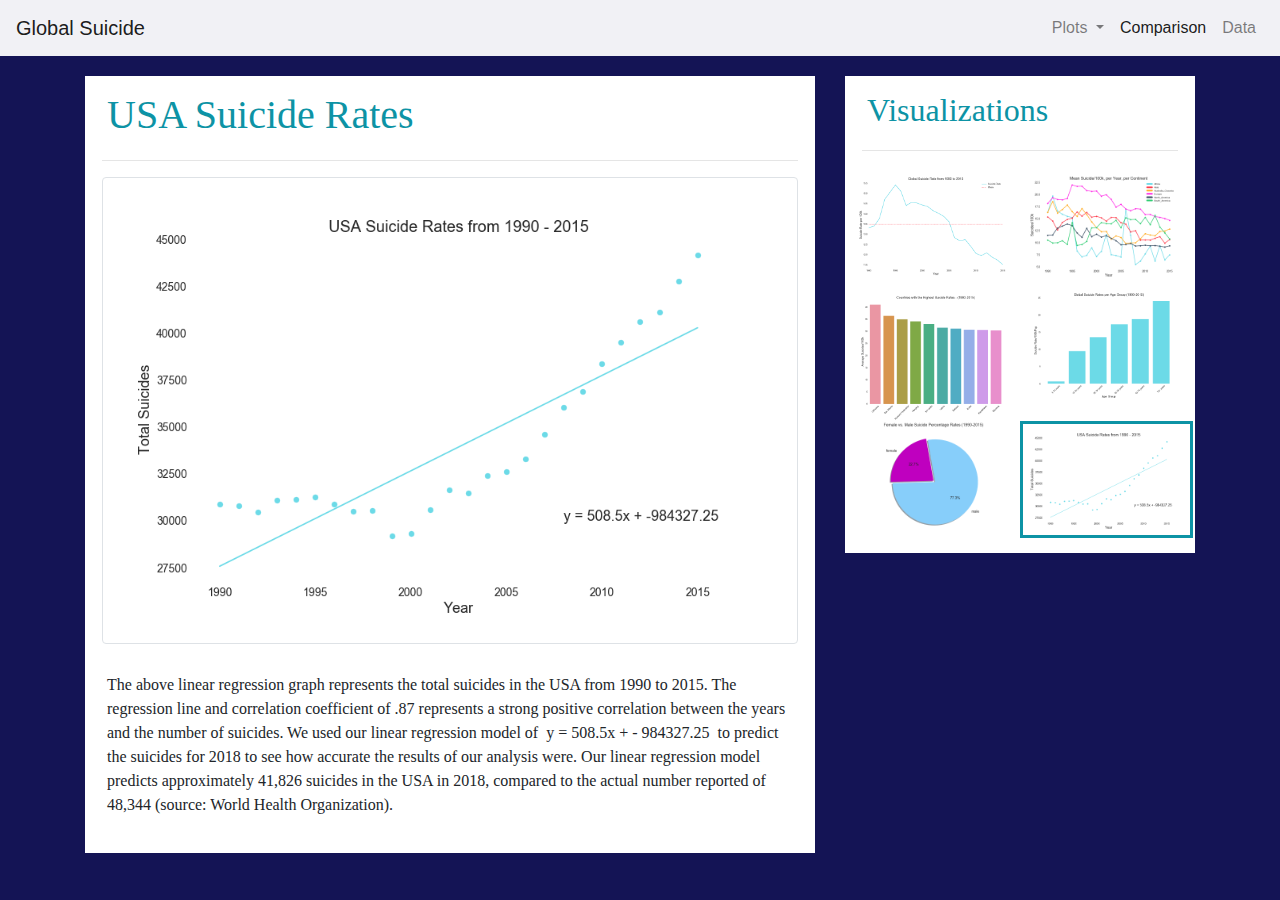
<file: WebVisualizations/usa.html>
<!--DocType-->
<!DOCTYPE html>
<html lang="en-us">

<!--Header with page title-->

<head>
  <meta charset="UTF-8">
  <meta name="viewport" content="width=device-width, initial-scale=1, maximum-scale=1">
  <title>Global Suicide - U.S. Rates</title>
  <link rel="stylesheet" href="https://stackpath.bootstrapcdn.com/bootstrap/4.3.1/css/bootstrap.min.css"
    integrity="sha384-ggOyR0iXCbMQv3Xipma34MD+dH/1fQ784/j6cY/iJTQUOhcWr7x9JvoRxT2MZw1T" crossorigin="anonymous">
  <link rel="stylesheet" href="style.css">
</head>

<!--Interactive NavBar-->

<body>
  <nav class="navbar navbar-expand-sm navbar-light bg-light">
    <a class="navbar-brand" href="../index.html">Global Suicide</a>
    <button class="navbar-toggler" type="button" data-toggle="collapse" data-target="#navbarSupportedContent"
      aria-controls="navbarSupportedContent" aria-expanded="false" aria-label="Toggle navigation">
      <span class="navbar-toggler-icon"></span>
    </button>
    <div class="collapse navbar-collapse" id="navbarSupportedContent">
      <ul class="navbar-nav ml-auto">
        <li class="nav-item dropdown">
          <a class="nav-link dropdown-toggle" href="#" id="navbarDropdown" role="button" data-toggle="dropdown"
            aria-haspopup="true" aria-expanded="false">Plots
          </a>
          <div class="dropdown-menu" aria-labelledby="navbarDropdown">
            <!--Drop-down-->
            <a class="dropdown-item" href="Overall.html">Overall Global Trends</a>
            <a class="dropdown-item" href="perCont.html">Per Continent</a>
            <a class="dropdown-item" href="highCount.html">Countries With Highest Rates</a>
            <a class="dropdown-item" href="age.html">Per Age Group</a>
            <a class="dropdown-item" href="gender.html">Per Gender</a>
            <a class="dropdown-item" href="usa.html">U.S. Rates</a>
          </div>
        </li>
        <li class="nav-item active">
          <a class="nav-link" href="comparisons.html">Comparison <span class="sr-only">(current)</span></a>
        </li>
        <li class="nav-item">
          <a class="nav-link" href="CountryStats.html">Data</a>
        </li>
    </div>
  </nav>

  <!--Container-->
  <div class="container">
    <div class='row '>

      <!--Summary: USA Suicide Rates-->
      <div class="col-md-8">
        <!--col-md-8 to fit in column with visualizations-->
        <div class="col-md-12 box">
          <h1>USA Suicide Rates</h1>
          <hr>
          <div class="thumbnail">
            <img class="img-thumbnail" src="visualizations/USARegressionGraph.png" width="100%" class="img-fluid"
              alt="Responsive image">
          </div>
          <br>
          <!--Summary-->
          <p>The above linear regression graph represents the total suicides in the USA from 1990 to 2015. The
            regression line and correlation coefficient of .87 represents a strong positive correlation between the
            years and the number of suicides. We used our linear regression model of &nbsp;y&nbsp;=&nbsp;508.5x&nbsp;+&nbsp;-&nbsp;984327.25&nbsp;
            to predict the suicides for 2018 to see how accurate the results of our analysis were. Our linear regression
            model predicts approximately 41,826 suicides in the USA in 2018, compared to the actual number reported of
            48,344 (source: World Health Organization).
          </p>
        </div>
      </div>

      <!--Visualizations-->
      <div class='col-md-4'>
        <!--col-md-4 to fit in column with summary-->
        <div class="col-md-12  box">
          <h2>Visualizations</h2>
          <hr>
          <div class="row">
            <div class='col-4 col-md-6 nobor'>
              <!--col-md-6 to fit next to another image; col-4 for when screen shrinks-->
              <a href="Overall.html"> <img src='visualizations/1990to2015LineChart.png' class="img-fluid" width="100%"
                  alt="Responsive image">
              </a>
            </div>
            <div class='col-4 col-md-6 nobor'>
              <a href="perCont.html"><img src='visualizations/1990to2015Continents.png' class="img-fluid" width="100%"
                  alt="Responsive image">
              </a>
            </div>
            <div class='col-4 col-md-6 nobor'>
              <a href="highCount.html"> <img src='visualizations/BarGraphCountHighSuicideRate.png' class="img-fluid"
                  width="100%" alt="Responsive image">
              </a>
            </div>
            <div class='col-4 col-md-6 nobor'>
              <a href="age.html"><img src='visualizations/BarGraphAgeSuicideRates.png' class="img-fluid" width="100%"
                  alt="Responsive image">
              </a>
            </div>
            <div class='col-4 col-md-6 nobor'>
              <a href="gender.html"><img src='visualizations/PieGenderSuicideRates.png' class="img-fluid" width="100%"
                  alt="Responsive image">
              </a>
            </div>
            <div class='col-4 col-md-6 tbor pad3'>
              <a href="usa.html"><img src='visualizations/USARegressionGraph.png' class="img-fluid" width="100%"
                  alt="Responsive image">
              </a>
            </div>
          </div>
        </div>
      </div>
    </div>
  </div>

  <!--Bootstrap necessities-->
  <script src="https://code.jquery.com/jquery-3.3.1.slim.min.js"
    integrity="sha384-q8i/X+965DzO0rT7abK41JStQIAqVgRVzpbzo5smXKp4YfRvH+8abtTE1Pi6jizo"
    crossorigin="anonymous"></script>
  <script src="https://cdnjs.cloudflare.com/ajax/libs/popper.js/1.14.7/umd/popper.min.js"
    integrity="sha384-UO2eT0CpHqdSJQ6hJty5KVphtPhzWj9WO1clHTMGa3JDZwrnQq4sF86dIHNDz0W1"
    crossorigin="anonymous"></script>
  <script src="https://stackpath.bootstrapcdn.com/bootstrap/4.3.1/js/bootstrap.min.js"
    integrity="sha384-JjSmVgyd0p3pXB1rRibZUAYoIIy6OrQ6VrjIEaFf/nJGzIxFDsf4x0xIM+B07jRM"
    crossorigin="anonymous"></script>
</body>

</html>
</file>
<file: WebVisualizations/style.css>
/* Navbar color */
.bg-light{
  background-color: rgb(241, 241, 245) !important;
}

/*Header font styles */
h1{
  font-family: Georgia, serif;
  padding: 5px;
  color: rgb(13, 147, 165);
  font-weight: 500;
}
h2{
  font-family: Georgia, serif;
  padding: 5px;
  color: rgb(13, 147, 165);
  /* overflow: hidden; */
}

/*Font style for my name on landing page */
.author{
  padding-left: 5px;
  color: rgb(13, 147, 165);
}

/*Padding for pic on summary page to align font */
.pad{
  margin-right: 20px;
  margin-left: 10px;
}

/*Align headers and padding for comparisons.html page*/
h5{
  text-align: center;
  margin-top: 15px;
  color: rgb(13, 147, 165);
}
.pad2{
  padding-bottom: 35px;
}

/*Background color */
body{
  background-color: rgb(20, 20, 85);
}

/*Paragraph formatting */
p{
  padding: 5px;
  font-family: Georgia, serif;
}

/*Align table information, formatting for table */
tr{
  text-align: center;
}
table{
  background-color: white;
  border: 1;
}
/*Formatting for data html*/
.box2{
  padding-right: 30px;
  padding-left: 30px;
  padding-top: 30px;
  padding-bottom: 30px;
  margin-top: 20px;
  background-color: white;
}

/*Formatting for containers, divs, rows */
.box {
    padding-right: 17px;
    padding-left: 17px;
    padding-top: 10px;
    padding-bottom: 15px;
    margin-bottom: 15px;
    margin-top: 20px;
    background-color: white;
}

/*Overriding width */
.col-md-12{
  width: unset;
}

/*No border for images */
.nobor{
  margin: 0;
  padding: 0;
}

/*Border for images */
.tbor
{
  margin: 0;
  padding: 0;
  border-style: solid;
  border-width: medium;
  border-color: rgb(13, 147, 165);
} 

/*Comparison page borders*/
.compbor{
  border: 1px solid;
  border-radius: 5px;
  border-color: rgba(158, 158, 158, 0.979);
}
/*Comparison page for Per Age Group border */
.pad4 {
  padding-bottom: 13.25%;
  border: 1px solid;
  border-radius: 5px;
  border-color: rgba(158, 158, 158, 0.979);
}

/* Media query to adjust h2 font size as screen decreases in size */
@media (max-width: 1000px) {
  h2{
    font-size: 1.8em;
  }
}

/* Media query to adjust navbar color, body background color, and padding for bottom of screen as screen decreases to small size */
@media (max-width: 576px) {
  
  .bg-light {
  background-color: rgba(197, 226, 228, 0.692)!important;
  }

  body{
    background-color: white;
  }
  .pad3{
    padding-bottom: 10px;
  }
}
</file>
